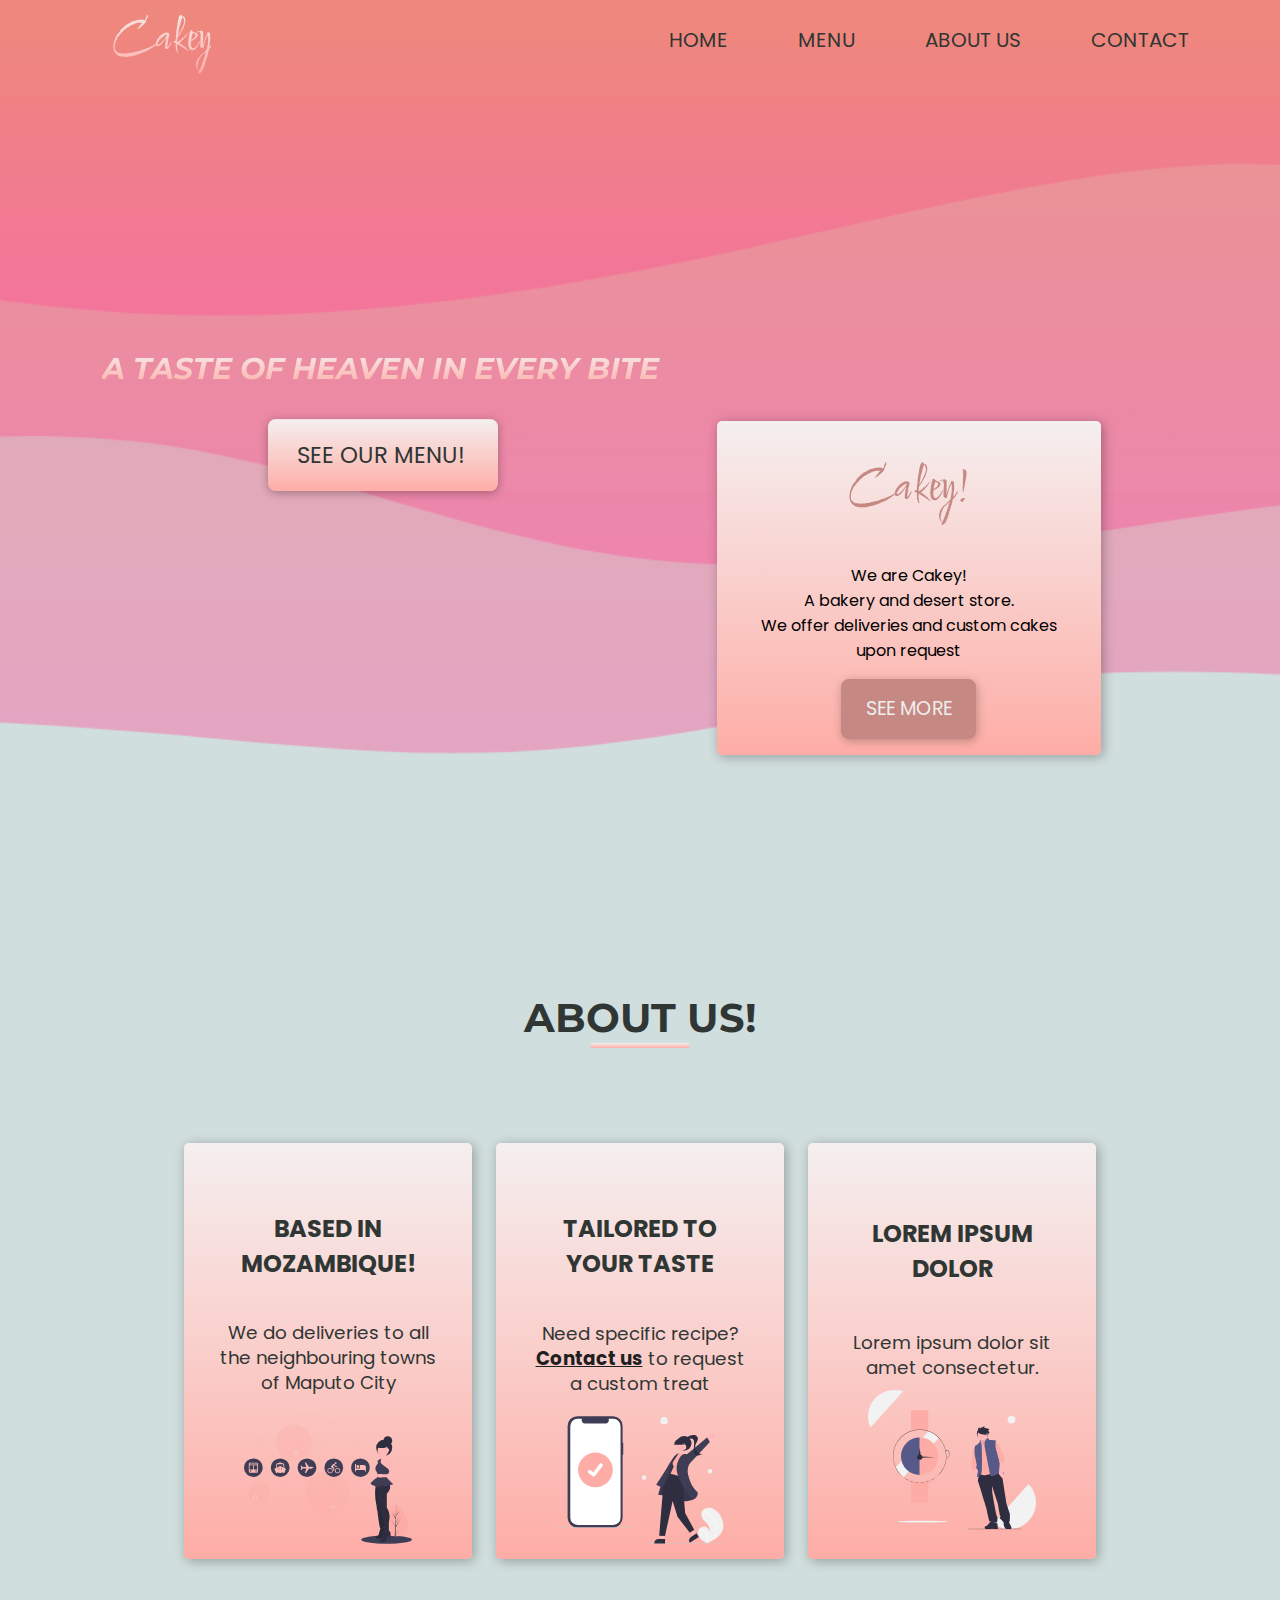
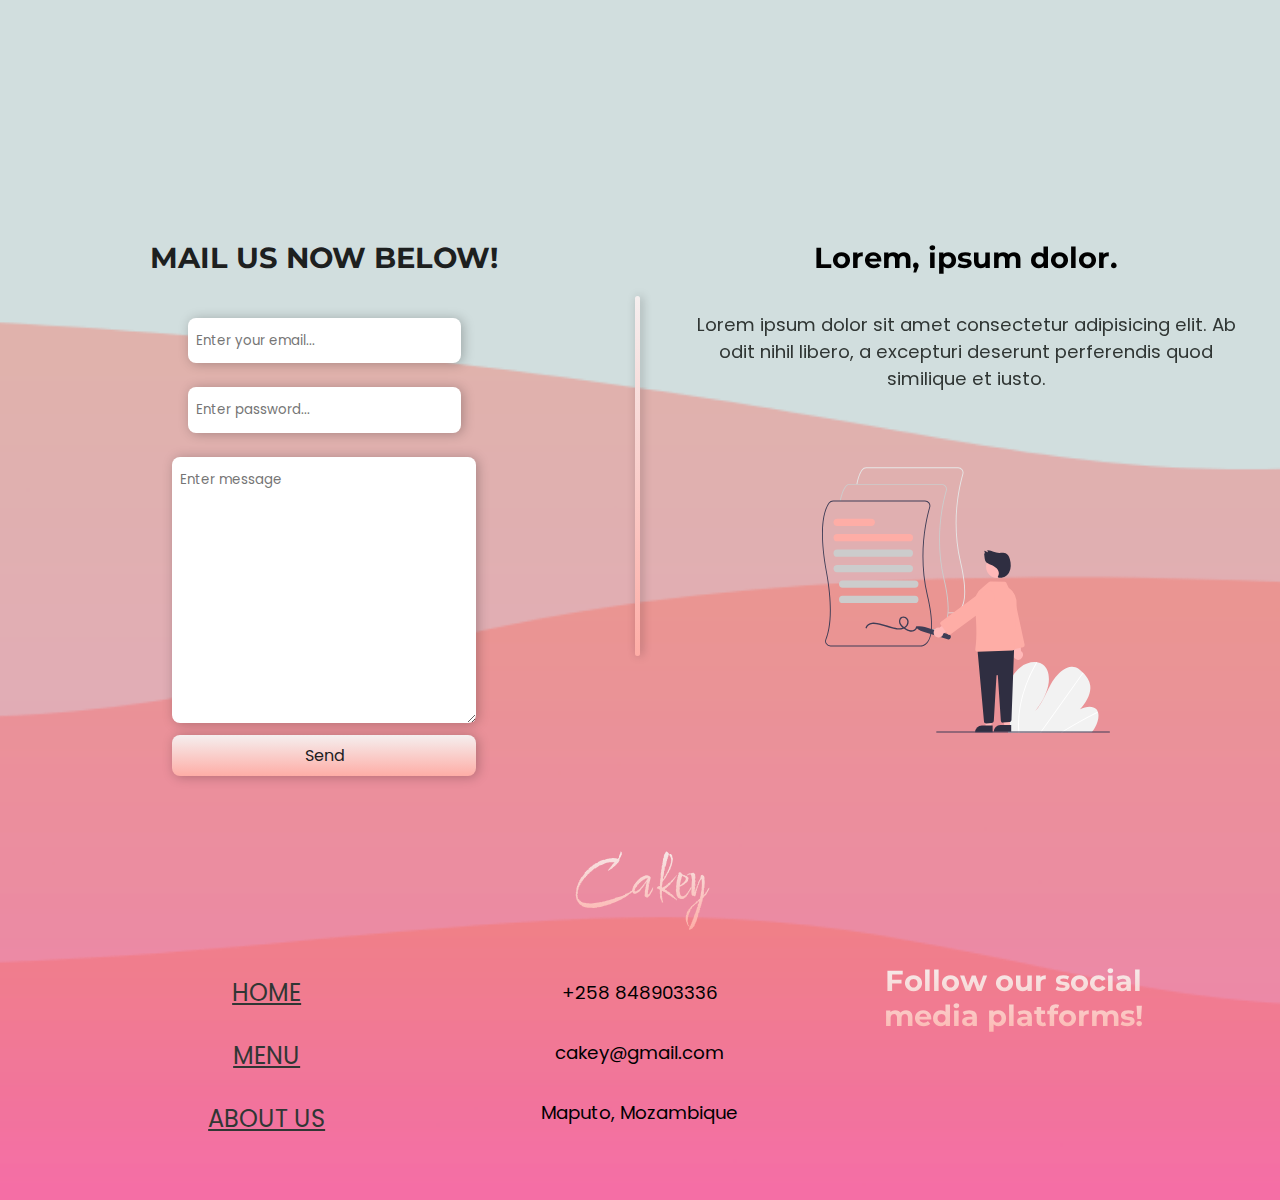
<file: index.html>
<!DOCTYPE html>
<html lang="en">
  <head>
    <meta charset="UTF-8" />
    <meta http-equiv="X-UA-Compatible" content="IE=edge" />
    <meta name="viewport" content="width=device-width, initial-scale=1.0" />
    <title>Cakey</title>

    <link
      rel="stylesheet"
      href="https://use.fontawesome.com/releases/v5.15.4/css/all.css"
      integrity="sha384-DyZ88mC6Up2uqS4h/KRgHuoeGwBcD4Ng9SiP4dIRy0EXTlnuz47vAwmeGwVChigm"
      crossorigin="anonymous"
    />

    <link rel="stylesheet" href="css/styles.css" />
  </head>
  <body>
    <a href="#home" class="back-to-top"><i class="fas fa-arrow-up"></i></a>
    <nav class="navbar" id="navbarSection">
      <a href="#home" class="navbar-logo">Cakey</a>
      <div class="navbar-toggle" id="mobile-menu">
        <span class="bar"></span>
        <span class="bar"></span>
        <span class="bar"></span>
      </div>

      <ul class="navbar-menu">
        <li class="navbar-menu__item">
          <a href="#home" class="navbar-menu__item-link">Home</a>
        </li>
        <li class="navbar-menu__item">
          <a href="menu.html" class="navbar-menu__item-link">Menu</a>
        </li>
        <li class="navbar-menu__item">
          <a href="#about" class="navbar-menu__item-link">About Us</a>
        </li>
        <li class="navbar-menu__item">
          <a href="#contact" class="navbar-menu__item-link">Contact</a>
        </li>
      </ul>
    </nav>

    <div class="container" id="home">
      <div class="landing-text">
        <h1 class="landing-text__heading">A taste of heaven in every bite</h1>
        <a href="menu.html" class="scroll-down"
          >See our menu! <i class="fas fa-book-open"></i
        ></a>
      </div>

      <div class="landing-card">
        <div class="landing-card_heading">
          <h2>Cakey!</h2>
        </div>
        <div class="landing-card_body">
          <p>
            We are Cakey! <br />
            A bakery and desert store. <br />
            We offer deliveries and custom cakes upon request <br />
          </p>
          <a href="#about">See more <i class="fas fa-arrow-down"></i></a>
        </div>
      </div>
    </div>

    <section class="about" id="about">
      <div class="about-header">
        <h2>About Us!</h2>
      </div>
      <div class="about-main">
        <div class="about-card">
          <div class="about-card__header">
            <h2>Based in Mozambique!</h2>
          </div>
          <div class="about-card__body">
            <p>We do deliveries to all the neighbouring towns of Maputo City</p>
            <img src="./images/undraw_travel_plans_li01.svg" alt="" />
          </div>
        </div>
        <div class="about-card">
          <div class="about-card__header">
            <h2>Tailored to your taste</h2>
          </div>
          <div class="about-card__body">
            <p>
              Need specific recipe?
              <a href="#contact" id="to_contact">Contact us</a> to request a
              custom treat
            </p>
            <img src="./images/undraw_order_confirmed_re_g0if.svg" alt="" />
          </div>
        </div>
        <div class="about-card">
          <div class="about-card__header">
            <h2>Lorem ipsum dolor</h2>
          </div>
          <div class="about-card__body">
            <p>Lorem ipsum dolor sit amet consectetur.</p>
            <img src="./images/undraw_in_no_time_-6-igu.svg" alt="" />
          </div>
        </div>
      </div>
    </section>

    <section id="contact">
      <div class="footer">
        <div class="footer-wrapper">
          <div class="mail-group">
            <form class="form">
              <div class="form-header">
                <h1>Mail us now below!</h1>
              </div>
              <div class="form-controls">
                <input
                  type="text"
                  name="email"
                  id="email"
                  placeholder="Enter your email..."
                />
                <input
                  type="password"
                  name="password"
                  id="pass"
                  placeholder="Enter password..."
                />

                <textarea
                  name="messageField"
                  id="messageField"
                  cols="24"
                  rows="12"
                  placeholder="Enter message"
                ></textarea>
                <input type="submit" value="Send" id="send-btn" />
              </div>
            </form>
            <div class="extra-content">
              <h2>Lorem, ipsum dolor.</h2>
              <p>
                Lorem ipsum dolor sit amet consectetur adipisicing elit. Ab odit
                nihil libero, a excepturi deserunt perferendis quod similique et
                iusto.
              </p>
              <img src="./images/undraw_terms_re_6ak4.svg" alt="" />
            </div>
          </div>
          <div class="footer-container">
            <div class="footer-links">
              <span id="logo">Cakey</span>
              <ul class="footer-links__menu">
                <li class="footer-links__menu-item">
                  <a href="#home">Home</a>
                </li>
                <li class="footer-links__menu-item">
                  <a href="menu.html">Menu</a>
                </li>
                <li class="footer-links__menu-item">
                  <a href="#about">About Us</a>
                </li>
              </ul>
              <ul class="footer-links__contact">
                <li>+258 848903336</li>
                <li>cakey@gmail.com</li>
                <li>Maputo, Mozambique</li>
              </ul>
              <div class="footer-links__social">
                <h4>Follow our social media platforms!</h4>
                <a href="#"><i class="fab fa-facebook"></i></a>
                <a href="#"><i class="fab fa-instagram"></i></a>
                <a href="#"><i class="fab fa-twitter"></i></a>
              </div>
            </div>
          </div>
        </div>
      </div>
    </section>

    <script src="js/main.js"></script>
  </body>
</html>
</file>
<file: css/styles.css>
@import url("https://fonts.googleapis.com/css2?family=Comforter+Brush&family=Montserrat:wght@300;400;500;700&family=Poppins:wght@300;400;500;700&display=swap");
* {
  margin: 0;
  padding: 0;
  box-sizing: border-box;
  font-family: "Poppins", sans-serif;
  scroll-behavior: smooth;
}

body {
  height: 100%;
  width: 100%;
  background: #d1dede;
  overflow-x: hidden;
}
@media only screen and (max-width: 520px) {
  body {
    background: #f5efef;
  }
}

a {
  text-decoration: none;
}

.btn {
  border-radius: 5px;
  text-align: center;
  padding: 2rem 0.5rem;
  font-size: 1.1rem;
  display: inline-block;
  margin: 20% 30%;
  transition: all 0.3s ease;
  box-shadow: 1px 2px 12px rgba(0, 0, 0, 0.4);
}

.btn-large {
  border-radius: 5px;
  text-align: center;
  padding: 3rem 1.5rem;
  font-size: 1.5rem;
  display: inline-block;
  margin: 20% 30%;
  transition: all 0.3s ease;
  box-shadow: 1px 2px 12px rgba(0, 0, 0, 0.4);
}

.back-to-top {
  display: block;
  position: fixed;
  bottom: 6%;
  right: 2%;
  color: #333;
  font-size: 1.425rem;
  padding: 0.625rem 1.125rem;
  border-radius: 50%;
  background: #df928e;
  box-shadow: 1px 2px 8px rgba(0, 0, 0, 0.22);
  transition: all 0.3s ease;
  opacity: 0;
  pointer-events: none;
}
.back-to-top:hover {
  transform: scale(1.075);
}
.back-to-top.show {
  opacity: 0.8;
  pointer-events: visible;
}

.navbar {
  position: absolute;
  top: 0;
  height: 80px;
  width: 100%;
  display: flex;
  justify-content: space-between;
  align-items: center;
  background: transparent;
  font-family: "Montserrat", sans-serif;
  z-index: 10;
}
@media only screen and (max-width: 920px) {
  .navbar {
    height: 80px;
    z-index: 10;
  }
}
.navbar.sticky {
  background: #eee;
  position: fixed;
  top: 0;
  z-index: 30;
  margin: 0;
  opacity: 0.75;
  box-shadow: -8px 0px 12px rgba(0, 0, 0, 0.4);
  backdrop-filter: blur(4px);
  -webkit-backdrop-filter: blur(4px);
}
@media only screen and (max-width: 920px) {
  .navbar.sticky.mobileNav {
    opacity: 1;
  }
}
@media only screen and (max-width: 920px) {
  .navbar.sticky.mobileNav .navbar-menu__item-link {
    color: #d1dede;
  }
}
.navbar.sticky .navbar-logo {
  font-size: 3rem;
  background-image: linear-gradient(to top, #fe5196 0%, #f77062 100%);
}
.navbar.sticky .navbar-menu__item-link {
  color: #1d201f;
}
.navbar-logo {
  font-size: 3.5rem;
  padding-left: 7.5rem;
  margin-left: 7.5rem;
  font-family: "Comforter Brush", cursive;
  background: #f5efef;
  background-image: linear-gradient(to top, #feada6 0%, #f5efef 100%);
  background-size: 100%;
  background-clip: text;
  -webkit-background-clip: text;
  -webkit-text-fill-color: transparent;
  -moz-text-fill-color: transparent;
}
@media only screen and (max-width: 1400px) {
  .navbar-logo {
    font-size: 3rem;
    padding-left: 3.5rem;
    margin-left: 3.5rem;
  }
}
@media only screen and (max-width: 920px) {
  .navbar-logo {
    margin: 0 auto;
    padding: 0;
    font-size: 3rem;
  }
}
@media only screen and (max-width: 920px) {
  .navbar-toggle .bar {
    display: block;
    width: 25px;
    height: 3px;
    background: #303634;
    margin: 5px auto;
    transition: all 0.4s ease;
  }
}
@media only screen and (max-width: 920px) {
  .navbar-toggle#mobile-menu {
    position: absolute;
    top: 20%;
    right: 5%;
    transform: translate(5%, -20%);
    z-index: 110;
    cursor: pointer;
    overflow: hidden;
    transform: scale(1.1);
    padding-top: 10px;
  }
}
@media only screen and (max-width: 920px) {
  .navbar-toggle#mobile-menu.is-active .bar {
    background: #d1dede;
  }
}
.navbar-toggle#mobile-menu.is-active .bar:nth-child(2) {
  opacity: 0;
}
.navbar-toggle#mobile-menu.is-active .bar:nth-child(1) {
  transform: translateY(8px) rotate(225deg);
}
.navbar-toggle#mobile-menu.is-active .bar:nth-child(3) {
  transform: translateY(-8px) rotate(-45deg);
}
.navbar-menu {
  list-style: none;
  display: flex;
  justify-content: center;
  align-items: center;
  padding-right: 10rem;
}
@media only screen and (max-width: 1400px) {
  .navbar-menu {
    padding-right: 3.5rem;
  }
}
@media only screen and (max-width: 920px) {
  .navbar-menu {
    background: #303634;
    position: absolute;
    flex-direction: column;
    align-items: center;
    top: 0;
    right: 0px;
    width: 100%;
    height: 100vh;
    margin: 0;
    padding: 20px 0px 6rem;
    transition: all 0.3s ease;
    opacity: 0;
    pointer-events: none;
  }
}
@media only screen and (max-width: 520px) {
  .navbar-menu {
    padding-bottom: 4rem;
  }
}
@media only screen and (max-width: 920px) {
  .navbar-menu.active {
    position: fixed;
    opacity: 1;
    pointer-events: visible;
    z-index: 99;
    transition: all 0.3s ease;
    overflow: hidden;
  }
}
.navbar-menu__item {
  display: block;
}
@media only screen and (max-width: 920px) {
  .navbar-menu__item {
    padding: 2rem 0;
  }
}
.navbar-menu__item a {
  font-size: 1.25rem;
  padding: 5px 35px;
  text-transform: uppercase;
  transition: color 0.25s ease;
}
@media only screen and (max-width: 920px) {
  .navbar-menu__item a {
    font-size: 2rem;
  }
}
@media only screen and (max-width: 520px) {
  .navbar-menu__item a {
    font-size: 1.4rem;
  }
}
.navbar-menu__item #sign-up {
  background-image: linear-gradient(to top, #feada6 0%, #f5efef 100%);
  background-size: auto;
  background-position: center;
  color: #303634;
  margin: 5px 35px;
}
@media only screen and (max-width: 1400px) {
  .navbar-menu__item #sign-up {
    margin: 5px 20px;
  }
}
@media only screen and (max-width: 920px) {
  .navbar-menu__item #sign-up {
    padding: 1rem 2rem;
  }
}
.navbar-menu__item-link {
  color: #303634;
}
.navbar-menu__item-link:hover {
  color: #d1dede;
}
@media only screen and (max-width: 920px) {
  .navbar-menu__item-link {
    color: #d1dede;
  }
}

@media only screen and (max-width: 1400px) {
  .back-to-top {
    padding: 0.8rem 1.2rem;
  }
}
@media only screen and (max-width: 920px) {
  .back-to-top {
    display: none;
    pointer-events: none;
  }
}

.container {
  height: 105vh;
  width: 100vw;
  background-image: url("../images/wave-reverse.png");
  background-position: top;
  background-repeat: no-repeat;
  background-size: cover;
  display: flex;
  justify-content: space-between;
  align-items: center;
  z-index: -1;
}
@media only screen and (max-width: 920px) {
  .container {
    flex-direction: column;
    height: 100vh;
  }
}
@media only screen and (max-width: 520px) {
  .container {
    width: 100vw;
  }
}
.container .landing-text {
  margin-left: 12%;
  padding-bottom: 4rem;
  text-align: center;
}
@media only screen and (max-width: 1400px) {
  .container .landing-text {
    margin-left: 8%;
    padding-bottom: 6rem;
  }
}
@media only screen and (max-width: 920px) {
  .container .landing-text {
    width: 50%;
    margin: 0 auto;
    position: absolute;
    left: 50%;
    top: 35%;
    transform: translate(-50%, -35%);
  }
}
@media only screen and (max-width: 520px) {
  .container .landing-text {
    width: 75%;
    padding-top: 1rem;
  }
}
@media only screen and (max-width: 380px) {
  .container .landing-text {
    top: 30%;
    left: 50%;
    transform: translate(-50%, -28%);
  }
}
.container .landing-text h1 {
  font-family: "Montserrat", sans-serif;
  font-weight: bold;
  font-style: italic;
  text-transform: uppercase;
  font-size: 2.4rem;
  padding-right: 0.25rem;
  background-image: linear-gradient(to top, #feada6 0%, #f5efef 100%);
  background-size: 100%;
  background-position: center;
  background-clip: text;
  -webkit-background-clip: text;
  -moz-background-clip: text;
  -webkit-text-fill-color: transparent;
}
@media only screen and (max-width: 1400px) {
  .container .landing-text h1 {
    font-size: 1.9rem;
  }
}
@media only screen and (max-width: 920px) {
  .container .landing-text h1 {
    font-size: 2rem;
  }
}
@media only screen and (max-width: 520px) {
  .container .landing-text h1 {
    font-size: 1.5rem;
  }
}
@media only screen and (max-width: 380px) {
  .container .landing-text h1 {
    font-size: 1.25rem;
  }
}
.container .landing-text .scroll-down {
  display: inline-block;
  margin-top: 2rem;
  padding: 1.2rem 1.8rem;
  font-size: 1.425rem;
  text-transform: uppercase;
  border-radius: 0.5rem;
  border: none;
  outline: none;
  cursor: pointer;
  background-image: linear-gradient(to top, #feada6 0%, #f5efef 100%);
  background-position: center;
  background-size: 100%;
  color: #303634;
  transition: all 0.35s ease;
  box-shadow: 0px 2px 10px rgba(0, 0, 0, 0.3);
  margin-bottom: 0.5rem;
}
.container .landing-text .scroll-down:hover {
  transform: scale(1.05);
}
.container .landing-text .scroll-down .fa-book-open {
  padding-left: 0.25rem;
}
@media only screen and (max-width: 920px) {
  .container .landing-text .scroll-down {
    margin-top: 1.25rem;
    padding: 1rem 1.2rem;
    display: block;
  }
}
@media only screen and (max-width: 520px) {
  .container .landing-text .scroll-down {
    padding: 1rem 1.5rem;
    display: block;
  }
}
@media only screen and (max-width: 380px) {
  .container .landing-text .scroll-down {
    padding: 0.625rem 1rem;
    font-size: 1.25rem;
  }
}
.container .landing-card {
  margin-right: 12%;
  margin-top: 17.5%;
  padding: 2.5rem 1rem;
  background-image: linear-gradient(to top, #feada6 0%, #f5efef 100%);
  background-size: 100%;
  border-radius: 5px;
  box-shadow: 2px 2px 12px rgba(0, 0, 0, 0.3);
  width: 28rem;
}
@media only screen and (max-width: 1400px) {
  .container .landing-card {
    margin-top: 18%;
    margin-right: 14%;
    padding: 1rem 0.8rem;
    width: 24rem;
  }
}
@media only screen and (max-width: 920px) {
  .container .landing-card {
    margin: 0 auto;
    position: absolute;
    left: 50%;
    top: 90%;
    transform: translate(-50%, -90%);
    width: 50%;
    padding: 1rem;
  }
}
@media only screen and (max-width: 520px) {
  .container .landing-card {
    width: 75%;
    margin: 0;
    padding: 1rem 1rem;
    margin-top: 5%;
  }
}
@media only screen and (max-width: 380px) {
  .container .landing-card {
    top: 85%;
    padding: 1rem 0.5rem;
  }
}
.container .landing-card_heading {
  padding: 1rem;
  text-align: center;
  margin-bottom: 1.8rem;
}
@media only screen and (max-width: 1400px) {
  .container .landing-card_heading {
    margin-bottom: 0.5rem;
  }
}
@media only screen and (max-width: 920px) {
  .container .landing-card_heading {
    padding: 0;
  }
}
@media only screen and (max-width: 520px) {
  .container .landing-card_heading {
    margin-bottom: 1rem;
  }
}
@media only screen and (max-width: 380px) {
  .container .landing-card_heading {
    padding: 0rem;
    margin-bottom: 0;
  }
}
.container .landing-card_heading h2 {
  font-family: "Comforter Brush", cursive;
  color: #c58882;
  font-size: 3.5rem;
  font-weight: normal;
  margin-bottom: 0.8rem;
}
@media only screen and (max-width: 1400px) {
  .container .landing-card_heading h2 {
    font-size: 3.2rem;
  }
}
@media only screen and (max-width: 920px) {
  .container .landing-card_heading h2 {
    font-size: 2.5rem;
  }
}
.container .landing-card_body {
  text-align: center;
}
.container .landing-card_body p {
  font-size: 1.2rem;
  padding-bottom: 2rem;
}
@media only screen and (max-width: 1400px) {
  .container .landing-card_body p {
    font-size: 1rem;
    width: 90%;
    margin: 0 auto;
    padding-bottom: 1rem;
  }
}
@media only screen and (max-width: 920px) {
  .container .landing-card_body p {
    font-size: 1rem;
    margin-bottom: 0rem;
    padding: 1rem;
  }
}
@media only screen and (max-width: 520px) {
  .container .landing-card_body p {
    padding-bottom: 1rem;
  }
}
@media only screen and (max-width: 380px) {
  .container .landing-card_body p {
    padding: 0.625rem;
    font-size: 0.825rem;
  }
}
.container .landing-card_body a {
  color: #303634;
  font-size: 1.4rem;
  text-transform: uppercase;
  background-color: #c58882;
  color: #1d201f;
  border: 2px solid #c58882;
  padding: 1rem 1.4rem;
  border-radius: 0.5rem;
  transition: all 0.3s ease;
  box-shadow: 1px 2px 10px rgba(0, 0, 0, 0.25);
  color: #eee;
  display: inline-block;
}
.container .landing-card_body a:hover {
  background-color: #df928e;
  border: 2px solid #df928e;
  transform: scale(1.075);
}
.container .landing-card_body a:hover {
  transform: scale(1.075);
}
@media only screen and (max-width: 1400px) {
  .container .landing-card_body a {
    padding: 0.85rem 1.4rem;
    font-size: 1.2rem;
  }
}
@media only screen and (max-width: 920px) {
  .container .landing-card_body a {
    padding: 0.5rem 1rem;
    font-size: 1.2rem;
    display: block;
    width: 60%;
    margin: 0 auto;
  }
}
@media only screen and (max-width: 520px) {
  .container .landing-card_body a {
    display: block;
  }
}
@media only screen and (max-width: 380px) {
  .container .landing-card_body a {
    font-size: 1rem;
  }
}

.about {
  height: fit-content;
  width: 90%;
  margin: auto;
  color: #303634;
  display: flex;
  flex-direction: column;
  justify-content: center;
  align-items: center;
  padding-top: 2rem;
  padding-bottom: 10%;
}
@media only screen and (max-width: 1400px) {
  .about {
    padding-bottom: 12%;
  }
}
@media only screen and (max-width: 920px) {
  .about {
    width: 100%;
  }
}
@media only screen and (max-width: 520px) {
  .about {
    margin: 10% auto;
    padding-top: 5rem;
  }
}
.about-header {
  text-align: center;
  padding-top: 1rem;
  margin-bottom: 4.5rem;
}
@media only screen and (max-width: 1400px) {
  .about-header {
    padding-bottom: 1.4rem;
  }
}
.about-header h2 {
  font-family: "Montserrat", sans-serif;
  font-size: 2.5rem;
  position: relative;
  padding-bottom: 0.4rem;
  text-transform: uppercase;
}
.about-header h2::after {
  content: "";
  width: 100px;
  height: 5px;
  background-image: linear-gradient(to top, #feada6 0%, #f5efef 100%);
  background-size: 100%;
  background-position: center;
  position: absolute;
  bottom: 0;
  left: 50%;
  transform: translateX(-50%);
  border-radius: 0.5rem;
}
.about-main {
  display: grid;
  grid-template-columns: repeat(3, 1fr);
  grid-gap: 4.5rem;
}
@media only screen and (max-width: 1400px) {
  .about-main {
    grid-gap: 1.5rem;
  }
}
@media only screen and (max-width: 920px) {
  .about-main {
    grid-template-columns: repeat(2, 1fr);
    grid-gap: 1.8rem;
    margin-bottom: 0;
  }
}
@media only screen and (max-width: 520px) {
  .about-main {
    grid-template-columns: 1fr;
    grid-gap: 2.5rem;
    margin-bottom: 0;
    padding-bottom: 15%;
  }
}
.about-main .about-card {
  height: 35rem;
  width: 25rem;
  box-shadow: 2px 2px 12px rgba(0, 0, 0, 0.3);
  background-image: linear-gradient(to top, #feada6 0%, #f5efef 100%);
  background-position: center;
  background-size: 100%;
  border-radius: 5px;
  display: flex;
  flex-direction: column;
  justify-content: space-evenly;
  align-items: center;
  padding: 3rem 2rem 0 2rem;
}
@media only screen and (max-width: 1400px) {
  .about-main .about-card {
    height: 26rem;
    width: 18rem;
  }
}
@media only screen and (max-width: 920px) {
  .about-main .about-card {
    height: 20rem;
    width: 20rem;
    padding: 1rem 0.5rem 0.5rem 1rem;
  }
}
@media only screen and (max-width: 520px) {
  .about-main .about-card {
    height: 24rem;
    width: 22rem;
    justify-content: space-evenly;
  }
}
@media only screen and (max-width: 380px) {
  .about-main .about-card {
    height: 22rem;
    width: 18rem;
  }
}
@media only screen and (max-width: 920px) {
  .about-main .about-card:last-child {
    justify-self: center;
    grid-column: 1/-1;
  }
}
.about-main .about-card__header {
  text-align: center;
}
.about-main .about-card__header h2 {
  font-size: 1.5rem;
  font-weight: bold;
  text-transform: uppercase;
  padding-bottom: 3rem;
}
@media only screen and (max-width: 1400px) {
  .about-main .about-card__header h2 {
    padding-bottom: 1.2rem;
  }
}
@media only screen and (max-width: 920px) {
  .about-main .about-card__header h2 {
    font-size: 1.25rem;
    padding-top: 1.5rem;
    padding-bottom: 1.5rem;
  }
}
.about-main .about-card__body {
  text-align: center;
}
@media only screen and (max-width: 920px) {
  .about-main .about-card__body {
    padding-bottom: 0;
  }
}
.about-main .about-card__body p {
  font-size: 1.15rem;
  padding-bottom: 1.5rem;
  line-height: 30px;
  width: 100%;
}
.about-main .about-card__body p a#to_contact {
  text-decoration: underline;
  font-weight: bold;
  color: #1d201f;
}
@media only screen and (max-width: 1400px) {
  .about-main .about-card__body p {
    padding-bottom: 0.5rem;
    line-height: 25px;
  }
}
@media only screen and (max-width: 920px) {
  .about-main .about-card__body p {
    font-size: 1rem;
    padding-bottom: 1rem;
  }
}
@media only screen and (max-width: 520px) {
  .about-main .about-card__body p {
    font-size: 1.2rem;
    padding-bottom: 1rem;
  }
}
@media only screen and (max-width: 380px) {
  .about-main .about-card__body p {
    font-size: 1rem;
  }
}
.about-main .about-card__body img {
  width: 75%;
  height: 75%;
}
@media only screen and (max-width: 1400px) {
  .about-main .about-card__body img {
    height: 70%;
  }
}
@media only screen and (max-width: 920px) {
  .about-main .about-card__body img {
    max-width: 50%;
    max-height: 50%;
  }
}

section#contact {
  height: fit-content;
  width: 100%;
  display: flex;
  flex-direction: column;
  justify-content: center;
  align-items: center;
}
section#contact .footer {
  height: 100%;
  width: 100%;
  background-image: url("../images/waves_bottom.png");
  background-repeat: no-repeat;
  background-position: bottom;
  background-size: cover;
  padding-bottom: 1rem;
}
@media only screen and (max-width: 520px) {
  section#contact .footer {
    background-image: linear-gradient(to bottom, #f5efef 0%, #fe5196 100%);
    background-size: cover;
  }
}
section#contact .footer-wrapper {
  display: flex;
  flex-direction: column;
  justify-content: space-between;
  align-items: center;
}
@media only screen and (max-width: 1400px) {
  section#contact .footer-wrapper {
    padding-bottom: 2rem;
  }
}
section#contact .footer-wrapper .mail-group {
  display: grid;
  grid-template-columns: repeat(2, 1fr);
  width: 80%;
  padding-bottom: 1rem;
}
@media only screen and (max-width: 1400px) {
  section#contact .footer-wrapper .mail-group {
    width: 95%;
    grid-gap: 3rem;
    padding: 4rem 0rem;
  }
}
@media only screen and (max-width: 920px) {
  section#contact .footer-wrapper .mail-group {
    grid-gap: 1rem;
  }
}
@media only screen and (max-width: 520px) {
  section#contact .footer-wrapper .mail-group {
    grid-template-columns: 1fr;
    grid-gap: 1.5rem;
    width: 100%;
    padding: 3rem 0;
  }
}
section#contact .footer-wrapper .mail-group .form {
  display: flex;
  flex-direction: column;
  justify-content: space-evenly;
  align-items: center;
  color: #1d201f;
}
section#contact .footer-wrapper .mail-group .form-header {
  text-align: center;
  padding-top: 4rem;
}
@media only screen and (max-width: 520px) {
  section#contact .footer-wrapper .mail-group .form-header {
    padding-top: 2rem;
  }
}
section#contact .footer-wrapper .mail-group .form-header h1 {
  font-family: "Montserrat", sans-serif;
  font-size: 1.8rem;
  text-transform: uppercase;
}
@media only screen and (max-width: 920px) {
  section#contact .footer-wrapper .mail-group .form-header h1 {
    font-size: 1.5rem;
  }
}
@media only screen and (max-width: 520px) {
  section#contact .footer-wrapper .mail-group .form-header h1 {
    font-size: 1.825rem;
  }
}
section#contact .footer-wrapper .mail-group .form-controls {
  padding-top: 2rem;
  display: flex;
  flex-direction: column;
  justify-content: space-evenly;
  align-items: center;
}
@media only screen and (max-width: 1400px) {
  section#contact .footer-wrapper .mail-group .form-controls {
    padding-top: 1.15rem;
  }
}
@media only screen and (max-width: 920px) {
  section#contact .footer-wrapper .mail-group .form-controls {
    padding-top: 2.5rem;
  }
}
@media only screen and (max-width: 520px) {
  section#contact .footer-wrapper .mail-group .form-controls {
    padding-top: 1rem;
  }
}
section#contact .footer-wrapper .mail-group .form-controls input,
section#contact .footer-wrapper .mail-group .form-controls textarea {
  margin-top: 1.5rem;
  border-radius: 0.5rem;
  padding: 0.8rem 0.5rem;
  outline: none;
  border: none;
  box-shadow: 2px 1px 12px rgba(0, 0, 0, 0.25);
  color: #1d201f;
  min-width: 15rem;
}
section#contact .footer-wrapper .mail-group .form-controls input#send-btn {
  margin-top: 0.8rem;
  padding: 0.5rem;
  display: block;
  background-image: linear-gradient(to top, #feada6 0%, #f5efef 100%);
  background-position: center;
  background-size: 100%;
  width: 100%;
  font-size: 1rem;
  cursor: pointer;
}
section#contact .footer-wrapper .mail-group .extra-content {
  text-align: center;
  position: relative;
  padding-left: 1.25rem;
}
section#contact .footer-wrapper .mail-group .extra-content::before {
  content: "";
  height: 60%;
  width: 5px;
  background: linear-gradient(to top, #feada6 0%, #f5efef 100%);
  position: absolute;
  left: -5%;
  top: 50%;
  border-radius: 0.5rem;
  transform: translateY(-50%);
  box-shadow: 2px 0px 10px rgba(0, 0, 0, 0.25);
}
@media only screen and (max-width: 520px) {
  section#contact .footer-wrapper .mail-group .extra-content::before {
    display: none;
  }
}
@media only screen and (max-width: 920px) {
  section#contact .footer-wrapper .mail-group .extra-content {
    padding-left: 0.5rem;
  }
}
@media only screen and (max-width: 520px) {
  section#contact .footer-wrapper .mail-group .extra-content {
    padding: 0.5rem;
    line-height: 30px;
  }
}
section#contact .footer-wrapper .mail-group .extra-content h2 {
  font-family: "Montserrat", sans-serif;
  font-size: 2rem;
  padding-top: 4rem;
  margin-bottom: 3.2rem;
}
@media only screen and (max-width: 1400px) {
  section#contact .footer-wrapper .mail-group .extra-content h2 {
    font-size: 1.8rem;
    margin-bottom: 2.2rem;
  }
}
@media only screen and (max-width: 920px) {
  section#contact .footer-wrapper .mail-group .extra-content h2 {
    font-size: 1.5rem;
    margin-bottom: 3.5rem;
  }
}
@media only screen and (max-width: 520px) {
  section#contact .footer-wrapper .mail-group .extra-content h2 {
    font-size: 2rem;
    padding-top: 5rem;
    margin-bottom: 1.8rem;
  }
}
section#contact .footer-wrapper .mail-group .extra-content p {
  font-size: 1.25rem;
  color: #303634;
  margin-bottom: 4rem;
}
@media only screen and (max-width: 1400px) {
  section#contact .footer-wrapper .mail-group .extra-content p {
    font-size: 1.15rem;
  }
}
@media only screen and (max-width: 920px) {
  section#contact .footer-wrapper .mail-group .extra-content p {
    font-size: 1rem;
  }
}
@media only screen and (max-width: 520px) {
  section#contact .footer-wrapper .mail-group .extra-content p {
    font-size: 1rem;
    margin-bottom: 2rem;
  }
}
section#contact .footer-wrapper .mail-group .extra-content img {
  width: 18rem;
  height: 18rem;
}
@media only screen and (max-width: 920px) {
  section#contact .footer-wrapper .mail-group .extra-content img {
    width: 16rem;
    height: 16rem;
  }
}
@media only screen and (max-width: 520px) {
  section#contact .footer-wrapper .mail-group .extra-content img {
    width: 14rem;
    height: 14rem;
  }
}
section#contact .footer-wrapper .footer-container {
  width: 60%;
  display: flex;
  justify-content: center;
  align-items: center;
}
@media only screen and (max-width: 1400px) {
  section#contact .footer-wrapper .footer-container {
    width: 85%;
  }
}
@media only screen and (max-width: 920px) {
  section#contact .footer-wrapper .footer-container {
    width: 95%;
  }
}
@media only screen and (max-width: 520px) {
  section#contact .footer-wrapper .footer-container {
    width: 100%;
  }
}
section#contact .footer-wrapper .footer-container .footer-links {
  display: grid;
  grid-template-columns: repeat(3, 1fr);
  grid-gap: 1rem;
  width: 100%;
  text-align: center;
}
@media only screen and (max-width: 1400px) {
  section#contact .footer-wrapper .footer-container .footer-links {
    grid-gap: 2rem;
  }
}
@media only screen and (max-width: 520px) {
  section#contact .footer-wrapper .footer-container .footer-links {
    grid-template-columns: 1fr;
    grid-gap: 1rem;
  }
}
section#contact .footer-wrapper .footer-container .footer-links ul {
  list-style: none;
}
section#contact .footer-wrapper .footer-container .footer-links ul li {
  line-height: 42px;
}
@media only screen and (max-width: 1400px) {
  section#contact .footer-wrapper .footer-container .footer-links ul li {
    line-height: 60px;
  }
}
@media only screen and (max-width: 920px) {
  section#contact .footer-wrapper .footer-container .footer-links ul li {
    line-height: 50px;
  }
}
@media only screen and (max-width: 520px) {
  section#contact .footer-wrapper .footer-container .footer-links ul li {
    line-height: 75px;
  }
}
section#contact .footer-wrapper .footer-container .footer-links span#logo {
  grid-column: 1/-1;
  font-family: "Comforter Brush", cursive;
  font-size: 3.5rem;
  font-weight: normal;
  background-image: linear-gradient(to top, #feada6 0%, #f5efef 100%);
  background-clip: text;
  -webkit-background-clip: text;
  -moz-background-clip: text;
  -webkit-text-fill-color: transparent;
  background-size: 100%;
  background-position: center;
  position: relative;
}
@media only screen and (max-width: 1400px) {
  section#contact .footer-wrapper .footer-container .footer-links span#logo {
    font-size: 4rem;
  }
}
@media only screen and (max-width: 920px) {
  section#contact .footer-wrapper .footer-container .footer-links span#logo {
    font-size: 4.5rem;
  }
}
@media only screen and (max-width: 520px) {
  section#contact .footer-wrapper .footer-container .footer-links span#logo::before {
    content: "";
    width: 20%;
    height: 5px;
    background-image: linear-gradient(to top, #feada6 0%, #f5efef 100%);
    background-size: 100%;
    background-position: center;
    position: absolute;
    bottom: 0;
    left: 50%;
    transform: translateX(-50%);
    border-radius: 0.5rem;
    top: 0;
  }
}
@media only screen and (max-width: 520px) {
  section#contact .footer-wrapper .footer-container .footer-links span#logo::after {
    content: "";
    width: 20%;
    height: 5px;
    background-image: linear-gradient(to top, #feada6 0%, #f5efef 100%);
    background-size: 100%;
    background-position: center;
    position: absolute;
    bottom: 0;
    left: 50%;
    transform: translateX(-50%);
    border-radius: 0.5rem;
  }
}
@media only screen and (max-width: 520px) {
  section#contact .footer-wrapper .footer-container .footer-links__menu {
    position: relative;
    padding-bottom: 0.625rem;
  }
}
@media only screen and (max-width: 520px) {
  section#contact .footer-wrapper .footer-container .footer-links__menu::after {
    content: "";
    width: 20%;
    height: 5px;
    background-image: linear-gradient(to top, #feada6 0%, #f5efef 100%);
    background-size: 100%;
    background-position: center;
    position: absolute;
    bottom: 0;
    left: 50%;
    transform: translateX(-50%);
    border-radius: 0.5rem;
  }
}
section#contact .footer-wrapper .footer-container .footer-links__menu-item a {
  color: #303634;
  font-size: 1.425rem;
  text-transform: uppercase;
  transition: color 0.25s ease;
  text-decoration: underline;
}
section#contact .footer-wrapper .footer-container .footer-links__menu-item a:hover {
  color: #d1dede;
}
@media only screen and (max-width: 1400px) {
  section#contact .footer-wrapper .footer-container .footer-links__menu-item a {
    font-size: 1.5rem;
  }
}
@media only screen and (max-width: 920px) {
  section#contact .footer-wrapper .footer-container .footer-links__menu-item a {
    font-size: 1.8rem;
  }
}
@media only screen and (max-width: 520px) {
  section#contact .footer-wrapper .footer-container .footer-links__menu-item a {
    font-size: 2rem;
  }
}
@media only screen and (max-width: 520px) {
  section#contact .footer-wrapper .footer-container .footer-links__contact {
    position: relative;
    padding-bottom: 0.625rem;
  }
}
@media only screen and (max-width: 520px) {
  section#contact .footer-wrapper .footer-container .footer-links__contact::after {
    content: "";
    width: 20%;
    height: 5px;
    background-image: linear-gradient(to top, #feada6 0%, #f5efef 100%);
    background-size: 100%;
    background-position: center;
    position: absolute;
    bottom: 0;
    left: 50%;
    transform: translateX(-50%);
    border-radius: 0.5rem;
  }
}
section#contact .footer-wrapper .footer-container .footer-links__contact li {
  font-size: 1.125rem;
}
@media only screen and (max-width: 1400px) {
  section#contact .footer-wrapper .footer-container .footer-links__contact li {
    font-size: 1.15rem;
  }
}
@media only screen and (max-width: 920px) {
  section#contact .footer-wrapper .footer-container .footer-links__contact li {
    font-size: 1.2rem;
  }
}
@media only screen and (max-width: 520px) {
  section#contact .footer-wrapper .footer-container .footer-links__contact li {
    font-size: 1.25rem;
  }
}
@media only screen and (max-width: 520px) {
  section#contact .footer-wrapper .footer-container .footer-links__social {
    padding-top: 0.625rem;
  }
}
section#contact .footer-wrapper .footer-container .footer-links__social h4 {
  font-family: "Montserrat", sans-serif;
  font-size: 1.5rem;
  font-weight: bold;
  background-image: linear-gradient(to top, #feada6 0%, #f5efef 100%);
  background-clip: text;
  -webkit-background-clip: text;
  -moz-background-clip: text;
  -webkit-text-fill-color: transparent;
  background-size: 100%;
  background-position: center;
  padding-bottom: 0.625rem;
}
@media only screen and (max-width: 1400px) {
  section#contact .footer-wrapper .footer-container .footer-links__social h4 {
    font-size: 1.8rem;
    padding-bottom: 0.8rem;
  }
}
@media only screen and (max-width: 920px) {
  section#contact .footer-wrapper .footer-container .footer-links__social h4 {
    font-size: 1.2rem;
    padding-bottom: 1.5rem;
  }
}
@media only screen and (max-width: 520px) {
  section#contact .footer-wrapper .footer-container .footer-links__social h4 {
    font-size: 1.8rem;
  }
}
section#contact .footer-wrapper .footer-container .footer-links__social a {
  color: #d1dede;
  font-size: 2.5rem;
  padding-right: 1.2rem;
  display: inline-block;
  transition: all 0.25s ease;
}
@media only screen and (max-width: 520px) {
  section#contact .footer-wrapper .footer-container .footer-links__social a {
    font-size: 3.5rem;
  }
}
section#contact .footer-wrapper .footer-container .footer-links__social a:hover {
  transform: scale(1.05);
}
@media only screen and (max-width: 920px) {
  section#contact .footer-wrapper .footer-container .footer-links__social a:first-child, section#contact .footer-wrapper .footer-container .footer-links__social a:nth-child(2) {
    padding-right: 1.5rem;
  }
}
@media only screen and (max-width: 520px) {
  section#contact .footer-wrapper .footer-container .footer-links__social a:first-child, section#contact .footer-wrapper .footer-container .footer-links__social a:nth-child(2) {
    padding-right: 2rem;
  }
}
@media only screen and (max-width: 920px) {
  section#contact .footer-wrapper .footer-container .footer-links__social a:last-child {
    padding-right: 0;
  }
}

/*# sourceMappingURL=styles.css.map */
</file>
